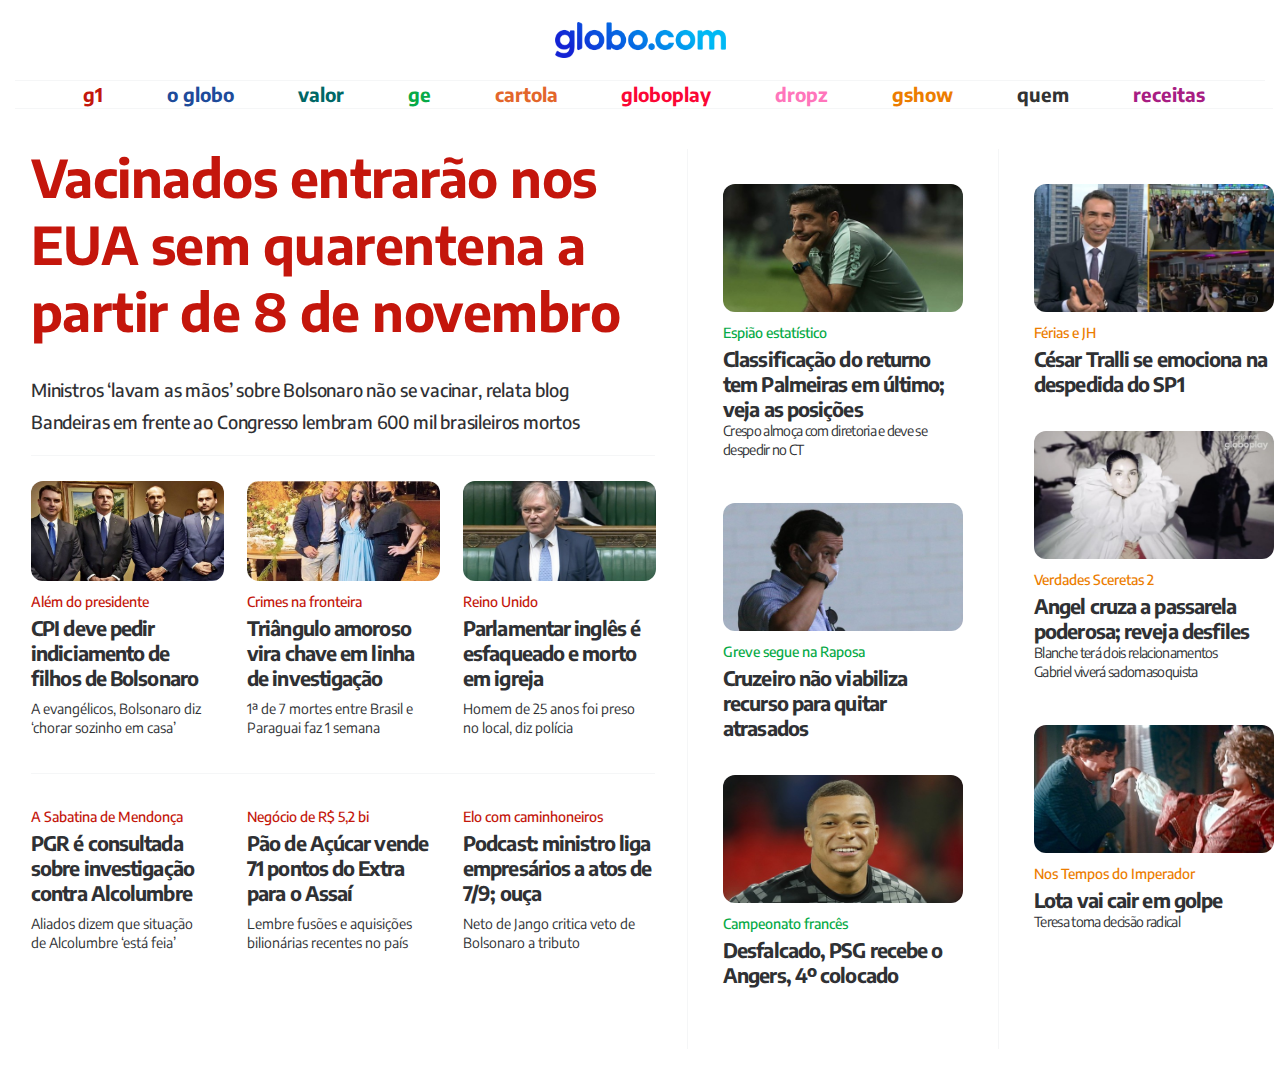
<file: index.html>
<!DOCTYPE html>
<html>
<head>
  <meta charset="UTF-8" />
    <link rel="stylesheet" type="text/css" href="reset.css" />
    <link rel="stylesheet" type="text/css" href="style.css" />
    <link rel="preconnect" href="https://fonts.googleapis.com" />
    <link rel="preconnect" href="https://fonts.gstatic.com" crossorigin />
    <link href="https://fonts.googleapis.com/css2?family=Encode+Sans:wght@100;200;300;400;500;600;700&display=swap"
        rel="stylesheet"/>
    <title>g1 Produção</title>
</head>

<body>

  <div class="topo-geral">

    <div class="logo-e-menu">
      <div class="topo">
        <img src="img/topo-globo.png" class="logo-globo" />
      </div>

      <div class="menu">
        <a class="g1" href="https://www.globo.com/tentemu"> g1 </a>
        <a class="oglobo" href="https://www.globo.com/tentemu">o globo</a>
        <a class="valor" href="https://www.globo.com/tentemu">valor</a>
        <a class="ge" href="https://www.globo.com/tentemu">ge</a>
        <a class="cartola" href="https://www.globo.com/tentemu">cartola</a>
        <a class="globoplay" href="https://www.globo.com/tentemu">globoplay</a>
        <a class="dropz" href="https://www.globo.com/tentemu">dropz</a>
        <a class="gshow" href="https://www.globo.com/tentemu">gshow</a>
        <a class="quem" href="https://www.globo.com/tentemu">quem</a>
        <a class="receitas" href="https://www.globo.com/tentemu">receitas</a>       
      </div>
    </div>
  </div>

  <div class="principal">
    

    <div class="div-esquerda">
      <div class="destaque">
              <h1>
                <a href="https://www.globo.com/tentemu"
                  >Vacinados entrarão nos EUA sem quarentena a partir de 8 de
                  novembro</a>
              </h1>
      </div>

      <div class="sub-destaque1">
        <a href="https://www.globo.com/tentemu"
        >Ministros ‘lavam as mãos’ sobre Bolsonaro não se vacinar, relata
        blog</a>
      </div>
                
      <div class="sub-destaque2">      
        <a href="https://www.globo.com/tentemu"
        >Bandeiras em frente ao Congresso lembram 600 mil brasileiros
        mortos</a> 
      </div>

            <div class="div-noticias-esquerda" > 

              <a href="#">
                <div class= "noticias-esquerda">
                  <img class="img-esquerda" src="img/alem-do-presidente.jpeg" >
                  <h2 class="not-parte1">Além do presidente</h2>
                    <h1 class="not-parte2">CPI deve pedir indiciamento de filhos de Bolsonaro</h1>
                    <p class="not-parte3">A evangélicos, Bolsonaro diz ‘chorar sozinho em casa’</p>
                    
                </div>
              </a>
  
              <a href="#">
                <div class= "noticias-esquerda">
                  <img class="img-esquerda" src="img/crimes-na-fronteira.jpeg">
                    <h2 class="not-parte1">Crimes na fronteira</h2>
                    <h1 class="not-parte2">Triângulo amoroso vira chave em linha de investigação</h1>
                    <p class="not-parte3">1ª de 7 mortes entre Brasil e Paraguai faz 1 semana</p>            
                </div>
              </a>
              
              <a href="#"> 
          <div class= "noticias-esquerda">
                  <img class="img-esquerda" src="img/reino-unido.jpeg">
                  <h2 class="not-parte1">Reino Unido</h2>
                  <h1 class="not-parte2">Parlamentar inglês é esfaqueado e morto em igreja</h1>
                  <p class="not-parte3">Homem de 25 anos foi preso no local, diz polícia</p>            
                </div>
              </a>
              
          </div>

          <div class="div-chamadas"> 
            
              <div class= "noticias-esquerda">               
                <h2 class="not-parte1">A Sabatina de Mendonça</h2>
                <h1 class="not-parte2">PGR é consultada sobre investigação contra Alcolumbre</h1>
                <p class="not-parte3">Aliados dizem que situação de Alcolumbre ‘está feia’</p>            
              </div>

              <div class= "noticias-esquerda">                
                <h2 class="not-parte1">Negócio de R$ 5,2 bi</h2>
                <h1 class="not-parte2">Pão de Açúcar vende 71 pontos do Extra para o Assaí</h1>
                <p class="not-parte3">Lembre fusões e aquisições bilionárias recentes no país</p>            
              </div>

              <div class= "noticias-esquerda">                
                <h2 class="not-parte1">Elo com caminhoneiros</h2>
                <h1 class="not-parte2">Podcast: ministro liga empresários a atos de 7/9; ouça</h1>
                <p class="not-parte3">Neto de Jango critica veto de Bolsonaro a tributo</p>            
              </div>

            </div>
    </div>



    <div class="div-direita">

      <div class="diagonal1">

        <div class="noticias-dir">
          
                <a href="#">
                  <div class= "noticias-dir1">            
                    <img class="img-direita" src="img/espiao-estatistico.jpeg" >
                    <h2 class="not-parte1-dir ge">Espião estatístico</h2>
                    <h1 class="not-parte2-dir">Classificação do returno tem Palmeiras em último; veja as posições</h1>
                    <p class="not-parte3-dir">Crespo almoça com diretoria e deve se despedir no CT</p>
                  </div>
                </a>

                <a href="#">
                    <div class= "noticias-dir1">
                        <img class="img-direita" src="img/greve-segue-na-raposa.jpeg" >
                        <h2 class="not-parte1-dir ge">Greve segue na Raposa</h2>              
                        <h1 class="not-parte2-dir">Cruzeiro não viabiliza recurso para quitar atrasados</h1>
                    </div>
                  </a>

                  <a href="#">
                    <div class= "noticias-dir1">
                        <img class="img-direita" src="img/campeonato-frances.jpeg" >
                        <h2 class="not-parte1-dir ge">Campeonato francês</h2>              
                        <h1 class="not-parte2-dir">Desfalcado, PSG recebe o Angers, 4º colocado</h1>            
                    </div>
                  </a>

        </div>
      </div>

      <div class="diagonal2">

        <div class="noticias-dir">
          <a href="#">
                    <div class= "noticias-dir1">
                        <img class="img-direita" src="img/ferias-e-jh.jpeg" >
                        <h2 class="not-parte1-dir gshow">Férias e JH</h2>              
                        <h1 class="not-parte2-dir">César Tralli se emociona na despedida do SP1</h1>
                    </div>
                  </a>
                <a href="#">
                  <div class= "noticias-dir1">            
                      <img class="img-direita" src="img/verdades-secretas-2.jpeg" >
                      <h2 class="not-parte1-dir gshow">Verdades Sceretas 2</h2>
                      <h1 class="not-parte2-dir">Angel cruza a passarela poderosa; reveja desfiles</h1>
                     <p class="not-parte3-dir">Blanche terá dois relacionamentos
                     Gabriel viverá sadomasoquista</p>
                  </div>
                </a>
                  <a href="#">
                    <div class= "noticias-dir1">
                        <img class="img-direita" src="img/nos-tempos-do-imperador.jpeg" >
                        <h2 class="not-parte1-dir gshow">Nos Tempos do Imperador</h2>              
                        <h1 class="not-parte2-dir">Lota vai cair em golpe</h1>  
                        <p class="not-parte3-dir">Teresa toma decisão radical</p>          
                    </div>
                  </a>        
        </div>
      </div>
    </div>

  </div>

</body>
</html>
</file>
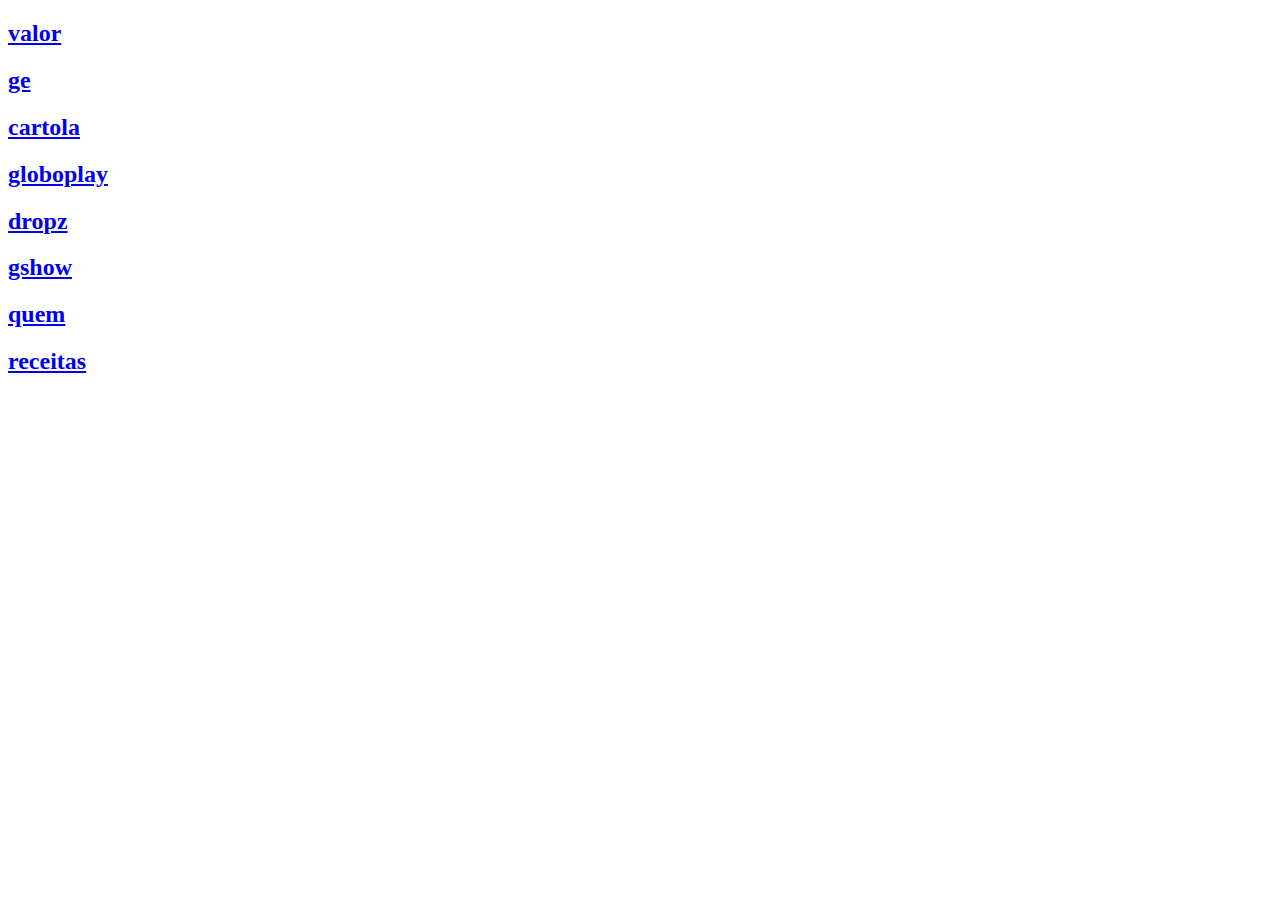
<file: tst.html>
<!DOCTYPE html>
<html>
<head>
	<meta charset="utf-8">
	<meta name="viewport" content="width=device-width, initial-scale=1">
	<title></title>
</head>
<body>




		<h2 class="valor">
          <a href="https://www.globo.com/tentemu">valor</a>
        </h2>
        <h2 class="ge">
          <a href="https://www.globo.com/tentemu">ge</a>
        </h2>
        <h2 class="cartola">
          <a href="https://www.globo.com/tentemu">cartola</a>
        </h2>
        <h2 class="globoplay">
          <a href="https://www.globo.com/tentemu">globoplay</a>
        </h2>
        <h2 class="dropz">
          <a href="https://www.globo.com/tentemu">dropz</a>
        </h2>
        <h2 class="gshow">
          <a href="https://www.globo.com/tentemu">gshow</a>
        </h2>
        <h2 class="quem">
          <a href="https://www.globo.com/tentemu">quem</a>
        </h2>
        <h2 class="receitas">
          <a href="https://www.globo.com/tentemu">receitas</a>
        </h2>






</body>
</html>
</file>
<file: style.css>
body {

 
}

.principal{
  display: flex;
  align-items: center;
  justify-content: space-around;
  margin: auto;

  width: 1250px;
    
  
}

.logo-e-menu{
  width: 100%;

}

.topo{
  
  display: flex;
  justify-content: center;
  width: 100%;
  height: 80px;
  border-bottom: 1px solid #F5F6F7;
}



.topo-geral{
  display: flex;
  flex-direction: row;
  align-items: center;
  margin: auto;

  justify-content: center;
 
  width: 1250px;
}

.logo-globo{

  width: 171px;
  height: 36px;
  margin: 22px;
}

.menu{
  

  font-family: Encode Sans;
  font-style: normal;
  font-weight: bold;
  font-size: 19px;
  display: flex;
  justify-content: space-evenly;
  align-items: center;
  padding: 4px;
  border-bottom: 1px solid #F5F6F7;
  width: 100%;

}

a {
  color: inherit;
  text-decoration: none;
}
a:hover {
  color: #11a2ced8;
}



.g1 {
  color: #c3170c;
}
.oglobo {
  color: #1e4b9b;
}
.valor {
  color: #006766;
}
.ge {
  color: #07aa47;
}

.cartola {
  color: #e3662b;
}
.globoplay {
  color: #fb0735;
}

.dropz {
  color: #ff75bb;
}

.gshow {
  color: #ec7d00;
}

.quem {
  color: #323333;
}

.receitas {
  color: #a81d83;
}



.destaque{
  
  width: 624px;
  height: 201px;
  margin-top: 34px;
  font-family: Encode Sans;
  font-style: normal;
  font-weight: bold;
  font-size: 52px;
  line-height: 67px;
  letter-spacing: -0.01em;
  color: #C4160C;
}

.sub-destaque1{
  

  width: 622px;
  height: 25px;
  left: 153px;

  font-family: Encode Sans;
    font-style: normal;
    font-weight: 500;
    font-size: 18px;
    line-height: 7px;
    letter-spacing: -0.01em;

    color: #303134;
    line-height: 33px;
    padding-top: 29px;
}

.sub-destaque2{


  width: 622px;
  height: 25px;
  left: 153px;

  font-family: Encode Sans;
    font-style: normal;
    font-weight: 500;
    font-size: 18px;
    
    letter-spacing: -0.01em;

    color: #303134;
    line-height: 33px;
    padding-top: 7px;
    margin-bottom: 25px;
}


.div-esquerda{
  
}

.img-esquerda{
  border-radius: 12px;
  width: 193px;
  height: 100px;
}

.img-direita{
  border-radius: 12px;
  width: 240px;
  height: 128px;
  margin-bottom: 11px;

}

.div-noticias-esquerda{
  border-top: 1px solid #F5F6F7;
  display: flex;
  justify-content: space-between;
  flex-wrap: wrap;
  padding-top: 25px;
  width: 624px;
}

.noticias-esquerda{
  width: 192px;
  padding-bottom: 36px;


}

.not-parte1{
  font-family: Encode Sans;
  font-style: normal;
  font-weight: 500;
  font-size: 14px;
  color: #C4170C;
  padding-top: 11px;
  padding-bottom: 6px;

}

.not-parte2{
  font-family: Encode Sans;
  font-style: normal;
  font-weight: bold;
  font-size: 20px;
  line-height: 25px;
  color: #2F3134;
  width: 192px;
  letter-spacing: -0.045em;
  padding-bottom: 4.5px;
}
.not-parte3{
  font-family: Encode Sans;
  font-style: normal;
  font-weight: 400;
  font-size: 14px;
  line-height: 19px;
  color: #2F3134;
  margin-top: 4.5px;
  width: 174px;
}

.div-chamadas{
  display: flex;
    align-items: center;
    flex-wrap: wrap;
    justify-content: space-between;
    border-top: 1px solid #F5F6F7;
    padding-top: 25px;
    width: 624px;
    margin-bottom: 87px;

}

.diagonal1{
  
  
  justify-content: space-between;
  border-left: 1px solid #F5F6F7; 
  margin-top: 13px
}

.diagonal2{
  

  margin-top: 13px;
  border-left: 1px solid #F5F6F7;
  width: 250px;
  height: 900px;

}

.div-direita{
  display: flex;
  
  flex-wrap: wrap;
}



.noticias-dir1{
  

  
  margin-left: 35px;
  margin-right: 35px;
  width: 240px;
  padding-top: 35px;
  
}

.not-parte1-dir{
  font-family: Encode Sans;
  font-style: normal;
  font-weight: 500;
  font-size: 14px;
  
  padding-bottom: 6px;
}

.not-parte2-dir{
  font-family: Encode Sans;
  font-style: normal;
  font-weight: bold;
  font-size: 20px;
  line-height: 25px;
  letter-spacing: -0.045em;

  color: #2F3134;
  

  width: 240px;
  
}

.not-parte3-dir{
  font-family: Encode Sans;
  font-style: normal;
  font-weight: normal;
  font-size: 14px;
  line-height: 19px;
  

  letter-spacing: -0.048em;

  margin-bottom: 4px ;

  color: #2F3134;
  width: 217px;
  height: 43px;

}
</file>
